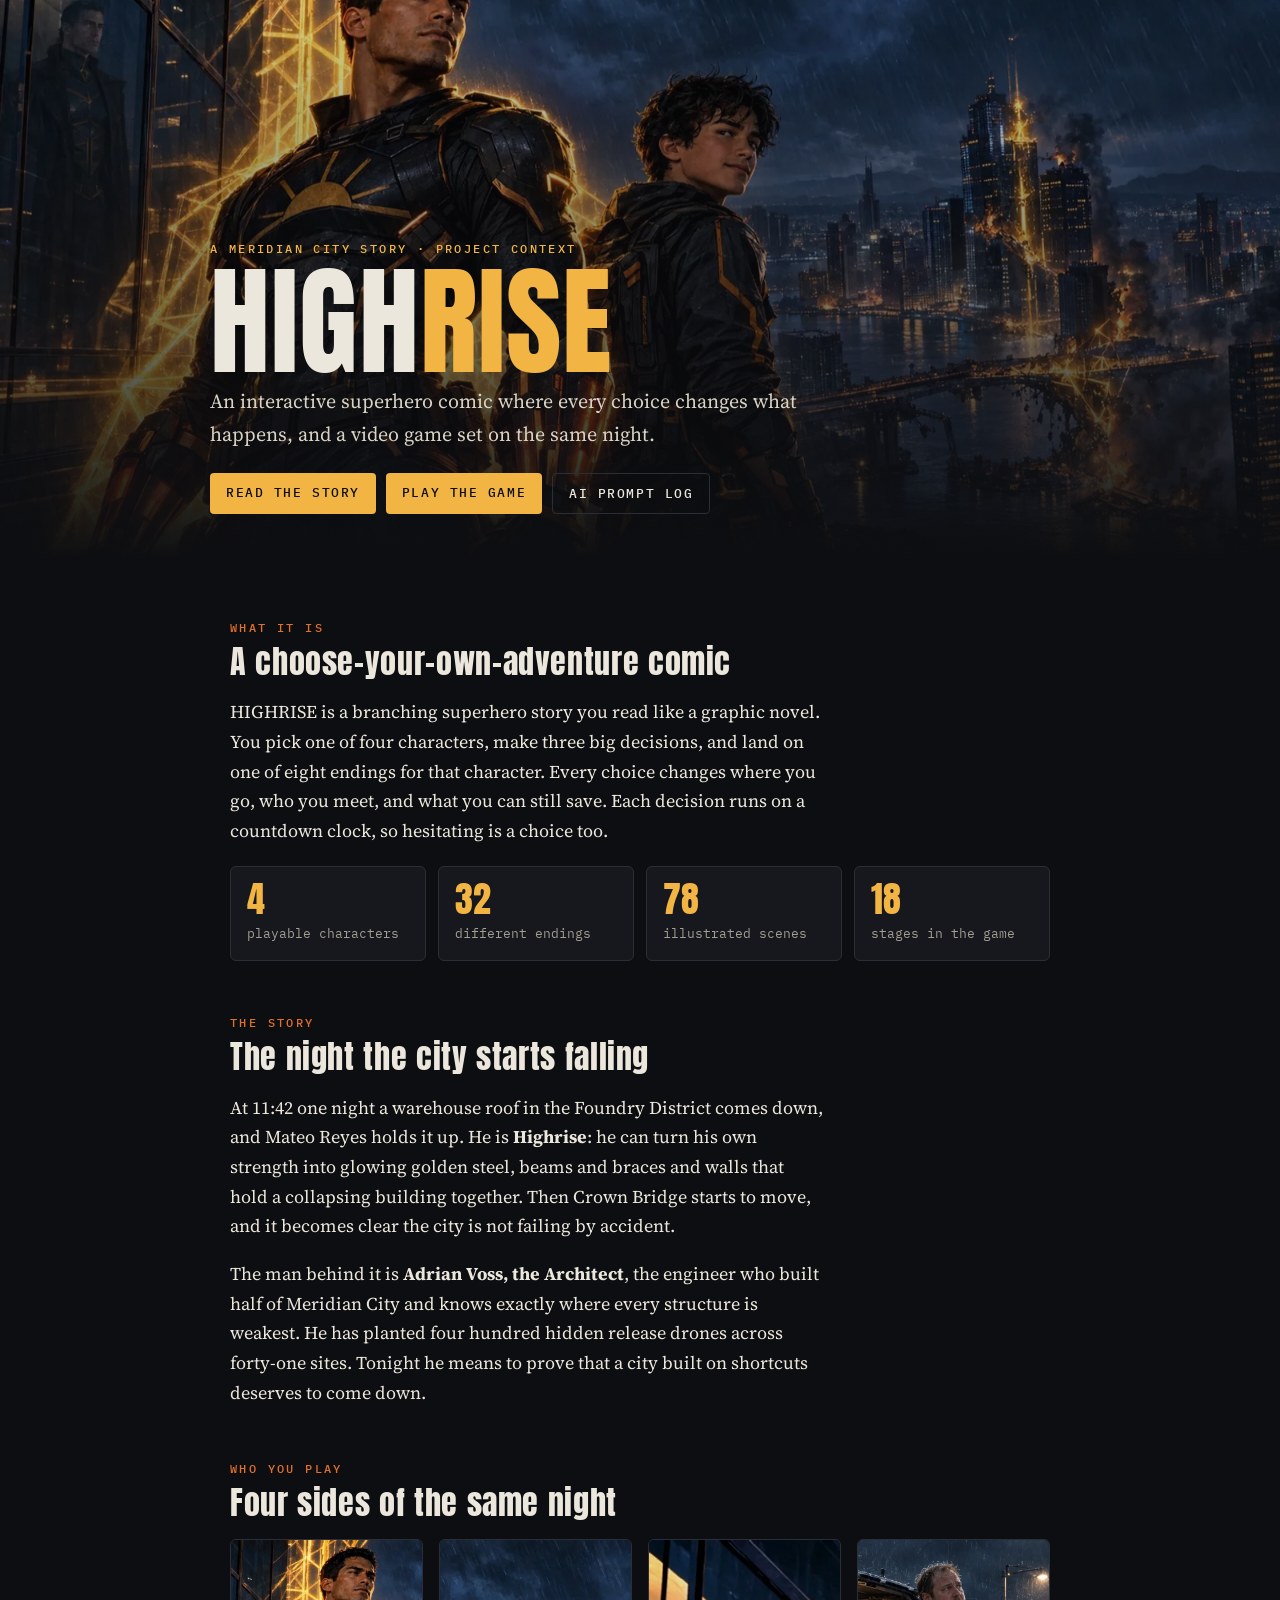
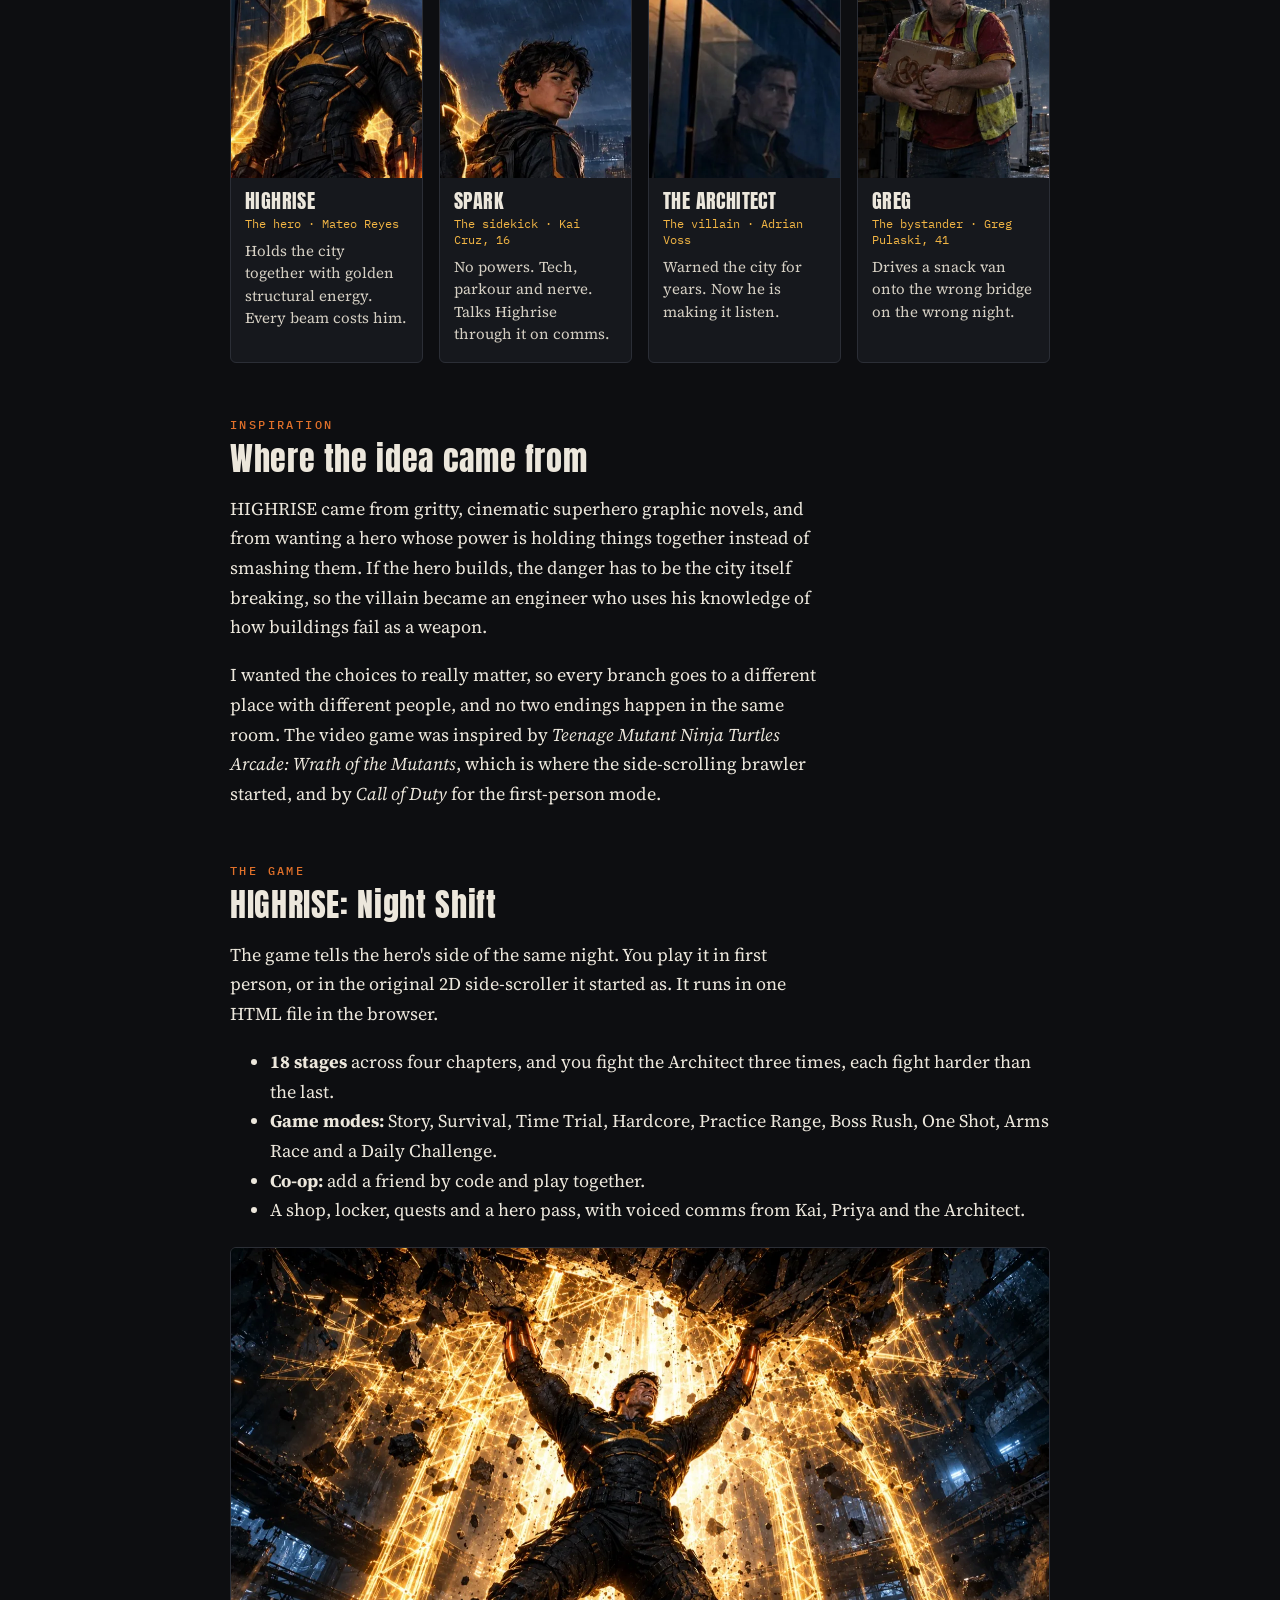
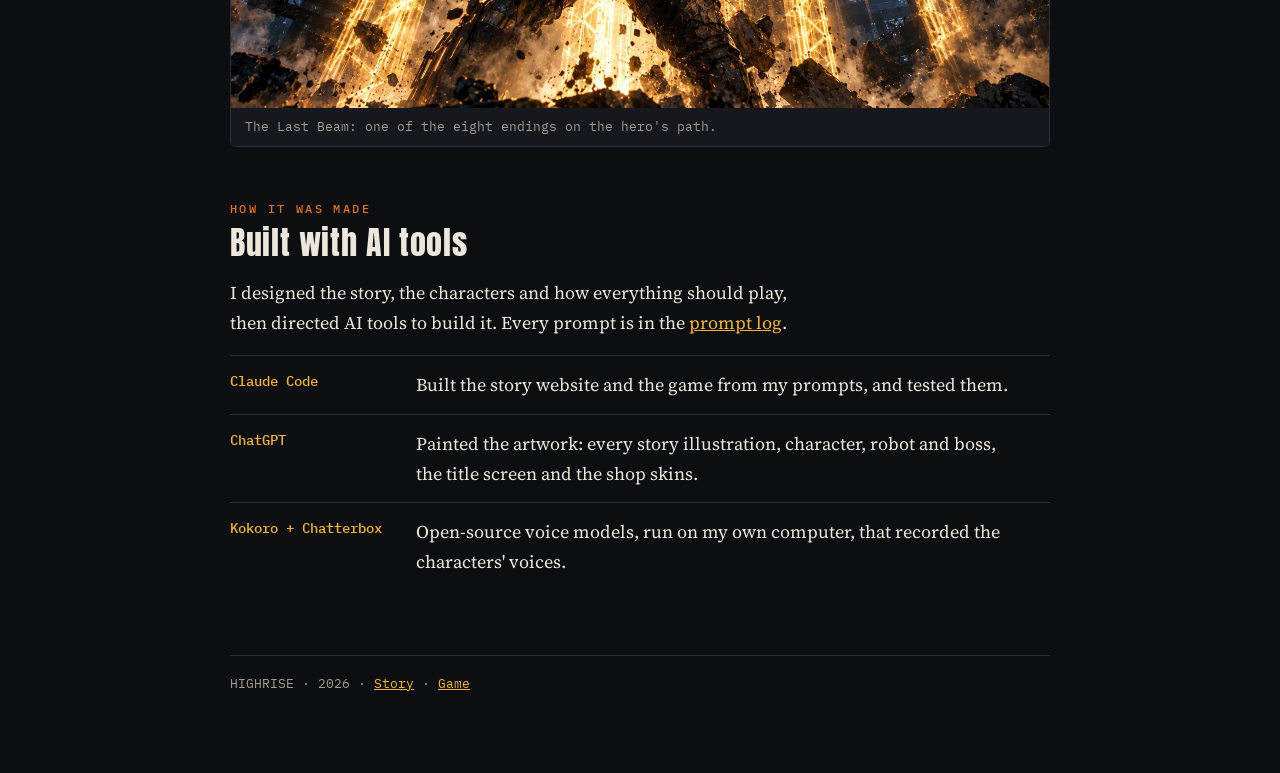
<file: context.html>
<!doctype html>
<html lang="en">
<head>
<meta charset="utf-8">
<meta name="viewport" content="width=device-width, initial-scale=1, viewport-fit=cover">
<title>HIGHRISE — Project Context</title>
<meta name="description" content="What HIGHRISE is, what inspired it, and how the story website and the game were made.">
<link rel="preconnect" href="https://fonts.googleapis.com"><link rel="preconnect" href="https://fonts.gstatic.com" crossorigin>
<link href="https://fonts.googleapis.com/css2?family=Anton&family=Source+Serif+4:opsz,wght@8..60,400;8..60,600&family=IBM+Plex+Mono:wght@400;500&display=swap" rel="stylesheet">
<style>
/* Layout: one reading column like a graphic novel's back matter, with a full-bleed cover up top. Dark by design, to match the comic. */
:root {
  --ink: #0d0e11; --panel: #16181d; --line: #2b2e36; --paper: #ece7dc; --muted: #a39d92; --gold: #f2b544; --ember: #e0702a;
  --display: 'Anton', Impact, 'Arial Narrow', sans-serif;
  --body: 'Source Serif 4', Georgia, serif;
  --mono: 'IBM Plex Mono', ui-monospace, Menlo, monospace;
  color-scheme: dark;
}
* { box-sizing: border-box; }
html, body { margin: 0; background: var(--ink); color: var(--paper); }
body { font: 18px/1.65 var(--body); }
a { color: var(--gold); }
.hero { position: relative; min-height: 62vh; display: grid; align-items: end; padding: 0 20px 44px; overflow: hidden; }
.hero picture, .hero img { position: absolute; inset: 0; width: 100%; height: 100%; object-fit: cover; }
.hero::after { content: ''; position: absolute; inset: 0; background: linear-gradient(180deg, rgba(13,14,17,0.15) 0%, rgba(13,14,17,0.55) 55%, var(--ink) 100%); }
.hero .in { position: relative; z-index: 1; max-width: 860px; margin: 0 auto; width: 100%; }
.eyebrow { font: 500 12px/1 var(--mono); letter-spacing: .2em; text-transform: uppercase; color: var(--gold); margin: 0; }
h1 { font: 400 clamp(56px, 12vw, 120px)/.9 var(--display); margin: 12px 0 10px; letter-spacing: .01em; text-wrap: balance; }
h1 span { color: var(--gold); }
.lede { font-size: 20px; max-width: 60ch; margin: 0; color: #d9d3c6; }
.links { display: flex; flex-wrap: wrap; gap: 10px; margin-top: 22px; }
.links a { font: 500 13px/1 var(--mono); letter-spacing: .12em; text-transform: uppercase; text-decoration: none; color: var(--ink); background: var(--gold); padding: 13px 16px; border-radius: 4px; }
.links a.ghost { background: transparent; color: var(--paper); border: 1px solid var(--line); }
.links a:hover, .links a:focus-visible { outline: 2px solid var(--paper); outline-offset: 2px; }
main { max-width: 860px; margin: 0 auto; padding: 8px 20px 80px; }
h2 { font: 400 32px/1.1 var(--display); letter-spacing: .02em; margin: 56px 0 12px; }
h2 small { display: block; font: 500 12px/1 var(--mono); letter-spacing: .2em; color: var(--ember); margin-bottom: 10px; text-transform: uppercase; }
p { max-width: 66ch; }
.facts { display: grid; grid-template-columns: repeat(auto-fit, minmax(150px, 1fr)); gap: 12px; margin: 20px 0 0; }
.facts div { background: var(--panel); border: 1px solid var(--line); border-radius: 6px; padding: 14px 16px; }
.facts b { display: block; font: 400 36px/1 var(--display); color: var(--gold); }
.facts span { font: 13px/1.3 var(--mono); color: var(--muted); }
.cast { display: grid; grid-template-columns: repeat(auto-fit, minmax(190px, 1fr)); gap: 16px; margin-top: 18px; }
.cast figure { margin: 0; background: var(--panel); border: 1px solid var(--line); border-radius: 6px; overflow: hidden; }
.cast img { width: 100%; aspect-ratio: 4 / 5; object-fit: cover; object-position: top; display: block; }
.cast figcaption { padding: 12px 14px 16px; font-size: 15px; line-height: 1.5; color: #d6d0c4; }
.cast figcaption b { display: block; font: 400 20px/1.1 var(--display); color: var(--paper); letter-spacing: .02em; margin-bottom: 4px; }
.cast figcaption i { font: 12px/1.3 var(--mono); color: var(--gold); font-style: normal; display: block; margin-bottom: 8px; }
blockquote { margin: 18px 0; padding: 4px 0 4px 18px; border-left: 3px solid var(--gold); color: #ddd6c8; }
.tools { list-style: none; padding: 0; margin: 16px 0 0; display: grid; gap: 0; }
.tools li { display: grid; grid-template-columns: 170px 1fr; gap: 16px; padding: 14px 0; border-top: 1px solid var(--line); }
.tools li b { font: 500 14px/1.6 var(--mono); color: var(--gold); }
.tools li p { margin: 0; }
.wide { margin: 22px 0 0; border-radius: 6px; overflow: hidden; border: 1px solid var(--line); }
.wide img { display: block; width: 100%; height: auto; }
.wide figcaption { font: 13px/1.4 var(--mono); color: var(--muted); padding: 10px 14px; background: var(--panel); }
footer { border-top: 1px solid var(--line); margin-top: 64px; padding-top: 18px; font: 13px/1.5 var(--mono); color: var(--muted); }
@media (max-width: 560px) { .tools li { grid-template-columns: 1fr; gap: 4px; } body { font-size: 17px; } }
@media (prefers-reduced-motion: no-preference) { .hero h1 { animation: rise .8s ease-out both; } @keyframes rise { from { opacity: 0; transform: translateY(14px); } } }
</style>
</head>
<body>
<header class="hero">
  <picture><source srcset="images/cover/cover.webp" type="image/webp"><img src="images/cover/cover.jpg" alt=""></picture>
  <div class="in">
    <p class="eyebrow">A Meridian City story · Project context</p>
    <h1>HIGH<span>RISE</span></h1>
    <p class="lede">An interactive superhero comic where every choice changes what happens, and a video game set on the same night.</p>
    <nav class="links" aria-label="Project links">
      <a href="./">Read the story</a>
      <a href="game.html">Play the game</a>
      <a class="ghost" href="https://claude.ai/artifact/CDMD1Do1NAdnfpE7YJiqTv">AI prompt log</a>
    </nav>
  </div>
</header>

<main>
  <h2><small>What it is</small>A choose-your-own-adventure comic</h2>
  <p>HIGHRISE is a branching superhero story you read like a graphic novel. You pick one of four characters, make three big decisions, and land on one of eight endings for that character. Every choice changes where you go, who you meet, and what you can still save. Each decision runs on a countdown clock, so hesitating is a choice too.</p>
  <div class="facts">
    <div><b>4</b><span>playable characters</span></div>
    <div><b>32</b><span>different endings</span></div>
    <div><b>78</b><span>illustrated scenes</span></div>
    <div><b>18</b><span>stages in the game</span></div>
  </div>

  <h2><small>The story</small>The night the city starts falling</h2>
  <p>At 11:42 one night a warehouse roof in the Foundry District comes down, and Mateo Reyes holds it up. He is <b>Highrise</b>: he can turn his own strength into glowing golden steel, beams and braces and walls that hold a collapsing building together. Then Crown Bridge starts to move, and it becomes clear the city is not failing by accident.</p>
  <p>The man behind it is <b>Adrian Voss, the Architect</b>, the engineer who built half of Meridian City and knows exactly where every structure is weakest. He has planted four hundred hidden release drones across forty-one sites. Tonight he means to prove that a city built on shortcuts deserves to come down.</p>

  <h2><small>Who you play</small>Four sides of the same night</h2>
  <div class="cast">
    <figure><picture><source srcset="images/characters/highrise/portrait.webp" type="image/webp"><img src="images/characters/highrise/portrait.jpg" alt="Highrise"></picture>
      <figcaption><b>HIGHRISE</b><i>The hero · Mateo Reyes</i>Holds the city together with golden structural energy. Every beam costs him.</figcaption></figure>
    <figure><picture><source srcset="images/characters/kai/portrait.webp" type="image/webp"><img src="images/characters/kai/portrait.jpg" alt="Kai"></picture>
      <figcaption><b>SPARK</b><i>The sidekick · Kai Cruz, 16</i>No powers. Tech, parkour and nerve. Talks Highrise through it on comms.</figcaption></figure>
    <figure><picture><source srcset="images/characters/architect/portrait.webp" type="image/webp"><img src="images/characters/architect/portrait.jpg" alt="The Architect"></picture>
      <figcaption><b>THE ARCHITECT</b><i>The villain · Adrian Voss</i>Warned the city for years. Now he is making it listen.</figcaption></figure>
    <figure><picture><source srcset="images/characters/bystander/portrait.webp" type="image/webp"><img src="images/characters/bystander/portrait.jpg" alt="Greg"></picture>
      <figcaption><b>GREG</b><i>The bystander · Greg Pulaski, 41</i>Drives a snack van onto the wrong bridge on the wrong night.</figcaption></figure>
  </div>

  <h2><small>Inspiration</small>Where the idea came from</h2>
  <p>HIGHRISE came from gritty, cinematic superhero graphic novels, and from wanting a hero whose power is holding things together instead of smashing them. If the hero builds, the danger has to be the city itself breaking, so the villain became an engineer who uses his knowledge of how buildings fail as a weapon.</p>
  <p>I wanted the choices to really matter, so every branch goes to a different place with different people, and no two endings happen in the same room. The video game was inspired by <i>Teenage Mutant Ninja Turtles Arcade: Wrath of the Mutants</i>, which is where the side-scrolling brawler started, and by <i>Call of Duty</i> for the first-person mode.</p>

  <h2><small>The game</small>HIGHRISE: Night Shift</h2>
  <p>The game tells the hero's side of the same night. You play it in first person, or in the original 2D side-scroller it started as. It runs in one HTML file in the browser.</p>
  <ul>
    <li><b>18 stages</b> across four chapters, and you fight the Architect three times, each fight harder than the last.</li>
    <li><b>Game modes:</b> Story, Survival, Time Trial, Hardcore, Practice Range, Boss Rush, One Shot, Arms Race and a Daily Challenge.</li>
    <li><b>Co-op:</b> add a friend by code and play together.</li>
    <li>A shop, locker, quests and a hero pass, with voiced comms from Kai, Priya and the Architect.</li>
  </ul>
  <figure class="wide"><picture><source srcset="images/scenes/endings/last-stand.webp" type="image/webp"><img src="images/scenes/endings/last-stand.jpg" alt="Highrise holding up a collapsing structure with golden beams"></picture>
    <figcaption>The Last Beam: one of the eight endings on the hero's path.</figcaption></figure>

  <h2><small>How it was made</small>Built with AI tools</h2>
  <p>I designed the story, the characters and how everything should play, then directed AI tools to build it. Every prompt is in the <a href="https://claude.ai/artifact/CDMD1Do1NAdnfpE7YJiqTv">prompt log</a>.</p>
  <ul class="tools">
    <li><b>Claude Code</b><p>Built the story website and the game from my prompts, and tested them.</p></li>
    <li><b>ChatGPT</b><p>Painted the artwork: every story illustration, character, robot and boss, the title screen and the shop skins.</p></li>
    <li><b>Kokoro + Chatterbox</b><p>Open-source voice models, run on my own computer, that recorded the characters' voices.</p></li>
  </ul>

  <footer>HIGHRISE · 2026 · <a href="./">Story</a> · <a href="game.html">Game</a></footer>
</main>
</body>
</html>
</file>
